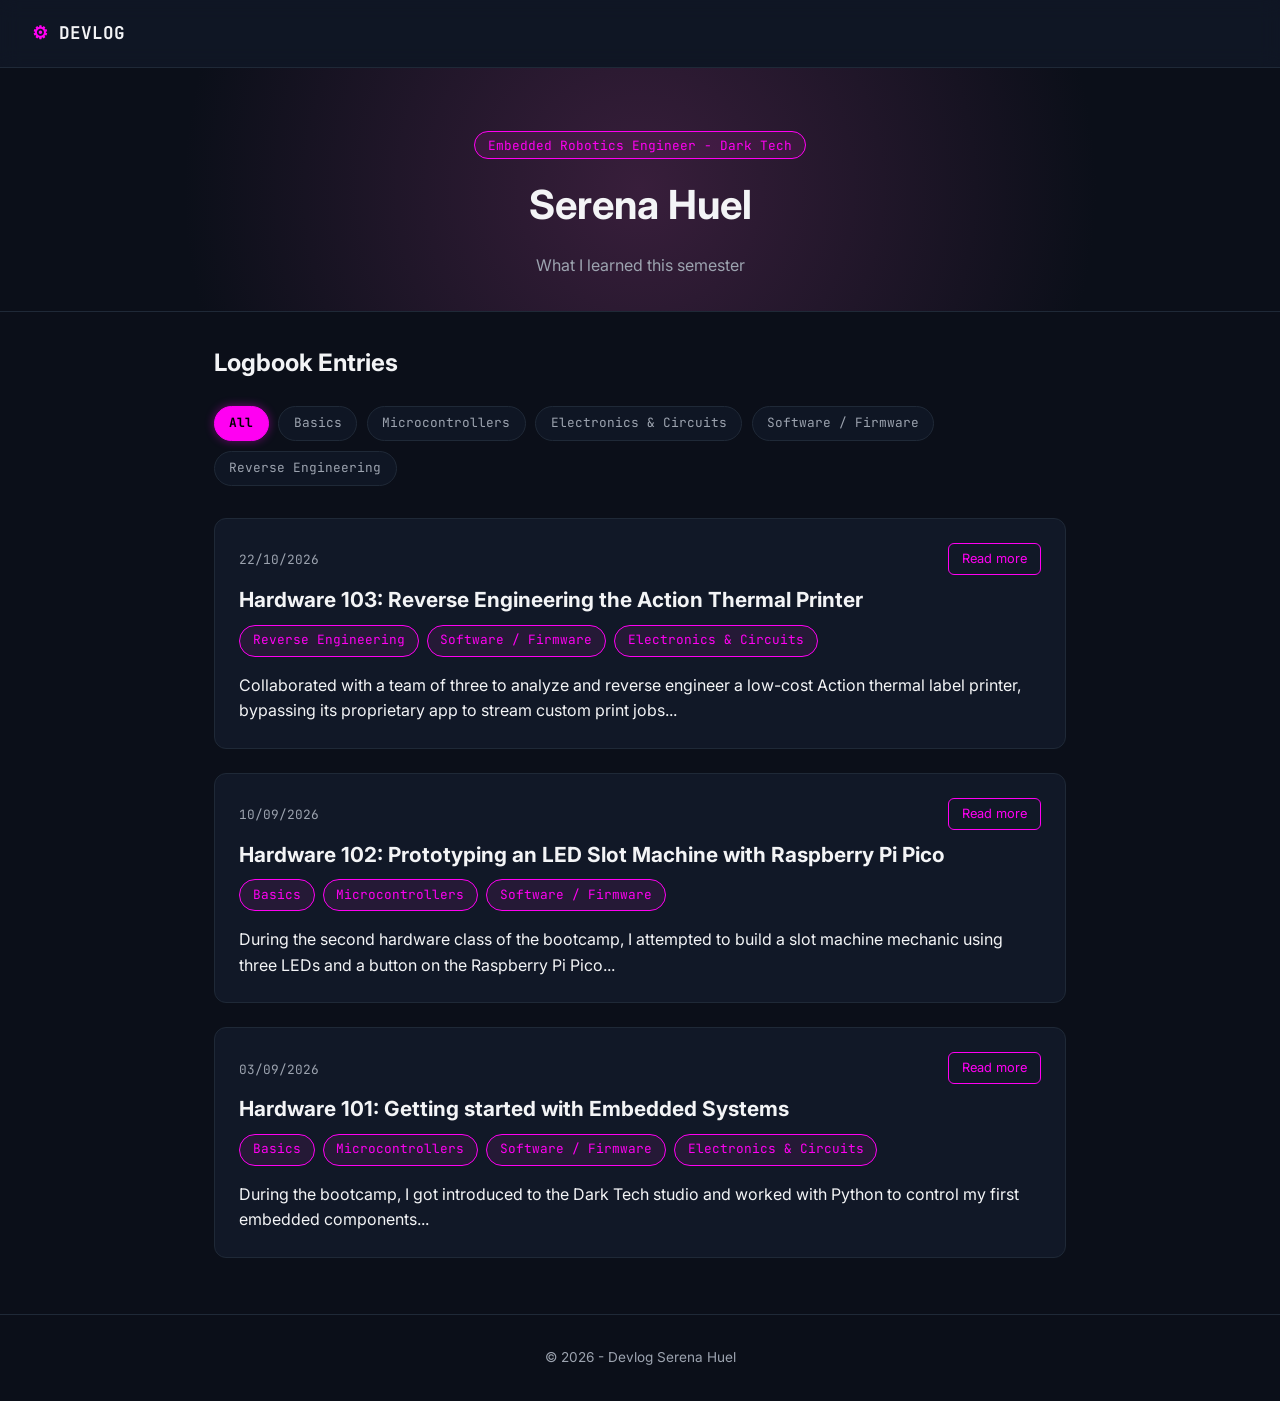
<file: index.html>
<!DOCTYPE html>
<html lang="en">
<head>
  <meta charset="UTF-8">
  <meta name="viewport" content="width=device-width, initial-scale=1.0">
  <title>Devlog | Home</title>
  <link rel="stylesheet" href="style.css">
  <link href="https://fonts.googleapis.com/css2?family=JetBrains+Mono:wght@400;700&family=Inter:wght@300;400;600&display=swap" rel="stylesheet">
</head>
<body>

  <nav class="navbar">
    <div class="logo">
      <span class="icon">&#9881;</span> DEVLOG
    </div>
    <ul class="nav-links">
    </ul>
  </nav>

  <header class="hero">
    <div class="hero-content">
      <span class="badge">Embedded Robotics Engineer - Dark Tech</span>
      <h1>Serena Huel</h1>
      <p>What I learned this semester</p>
    </div>
  </header>

  <main class="container">

    <section class="posts-section" id="posts">
        <h2>Logbook Entries</h2>

        <div class="filter-container">
            <span class="filter-tag active" data-filter="all">All</span>
            <span class="filter-tag" data-filter="basics">Basics</span>
            <span class="filter-tag" data-filter="microcontrollers">Microcontrollers</span>
            <span class="filter-tag" data-filter="electronics">Electronics & Circuits</span>
            <span class="filter-tag" data-filter="software">Software / Firmware</span>
            <span class="filter-tag" data-filter="reverse-engineering">Reverse Engineering</span>
        </div>

        <article class="card post-card" data-tags="reverse-engineering software electronics">
            <div class="post-header">
                <div>
                <span class="post-date">22/10/2026</span>
                </div>
                <a class="toggle-btn" href="hardware103.html">Read more</a>        
            </div>

            <h3 class="post-title">Hardware 103: Reverse Engineering the Action Thermal Printer</h3>

            <div class="post-tags">
                <span class="tag">Reverse Engineering</span>
                <span class="tag">Software / Firmware</span>
                <span class="tag">Electronics & Circuits</span>
            </div>

            <p class="post-excerpt">
                Collaborated with a team of three to analyze and reverse engineer a low-cost Action thermal label printer, bypassing its proprietary app to stream custom print jobs...
            </p>
        </article>

        <article class="card post-card" data-tags="basics microcontrollers software">
            <div class="post-header">
                <div>
                    <span class="post-date">10/09/2026</span>
                </div>
                <a class="toggle-btn" href="hardware102.html">Read more</a>        
            </div>
  
            <h3 class="post-title">Hardware 102: Prototyping an LED Slot Machine with Raspberry Pi Pico</h3>
  
            <div class="post-tags">
                <span class="tag">Basics</span>
                <span class="tag">Microcontrollers</span>
                <span class="tag">Software / Firmware</span>
            </div>

            <p class="post-excerpt">
                During the second hardware class of the bootcamp, I attempted to build a slot machine mechanic using three LEDs and a button on the Raspberry Pi Pico...
            </p>
        </article>

        <article class="card post-card" data-tags="basics microcontrollers software electronics">
            <div class="post-header">
                <div>
                    <span class="post-date">03/09/2026</span>
                </div>
                <a class="toggle-btn" href="hardware101.html">Read more</a>        
            </div>
        
            <h3 class="post-title">Hardware 101: Getting started with Embedded Systems</h3>
        
            <div class="post-tags">
                <span class="tag">Basics</span>
                <span class="tag">Microcontrollers</span>
                <span class="tag">Software / Firmware</span>
                <span class="tag">Electronics & Circuits</span>
            </div>

            <p class="post-excerpt">
                During the bootcamp, I got introduced to the Dark Tech studio and worked with Python to control my first embedded components...
            </p>
        </article>

    </section>
  </main>

  <footer>
    <p>&copy; 2026 - Devlog Serena Huel</p>
  </footer>

  <script src="script.js"></script>
</body>
</html>
</file>
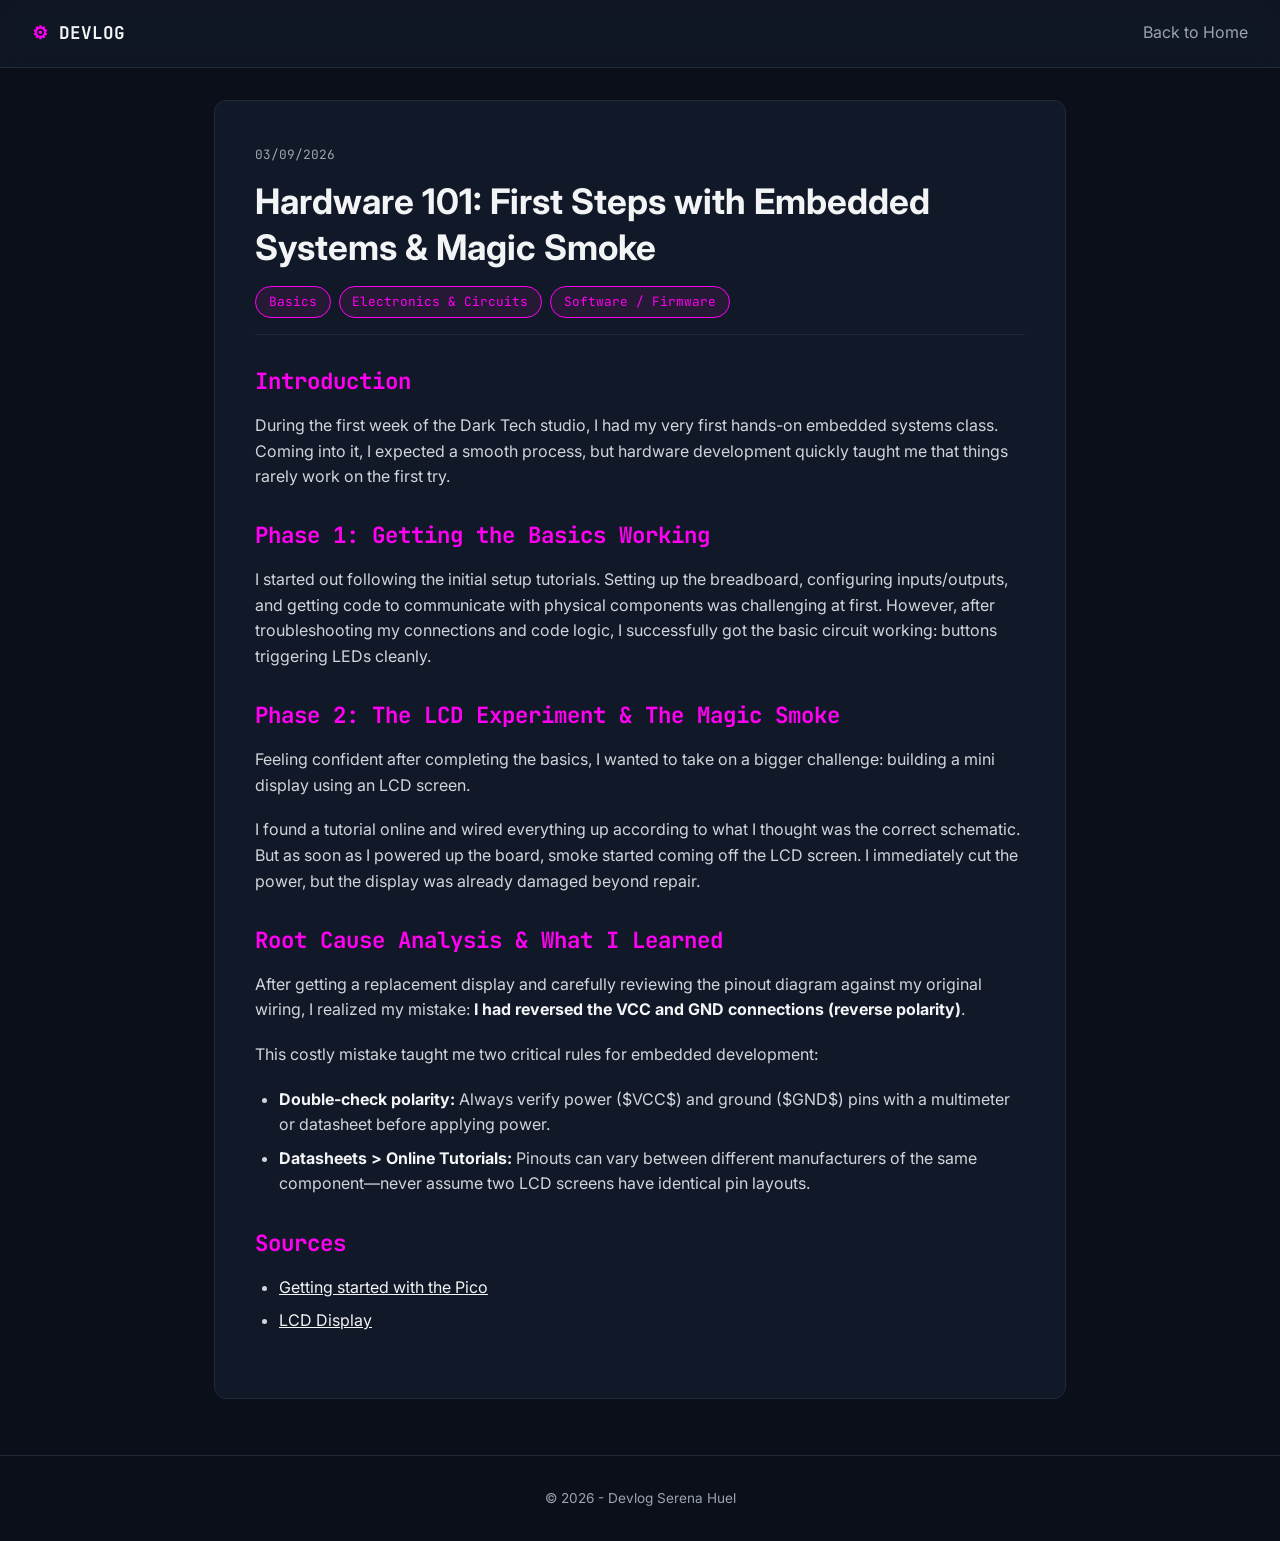
<file: hardware101.html>
<!DOCTYPE html>
<html lang="en">
<head>
  <meta charset="UTF-8">
  <meta name="viewport" content="width=device-width, initial-scale=1.0">
  <title>Hardware 101 | Devlog</title>
  <link rel="stylesheet" href="style.css">
  <link href="https://fonts.googleapis.com/css2?family=JetBrains+Mono:wght@400;700&family=Inter:wght@300;400;600&display=swap" rel="stylesheet">
</head>
<body>

  <nav class="navbar">
    <div class="logo">
      <a href="index.html" style="text-decoration: none; color: inherit;">
        <span class="icon">&#9881;</span> DEVLOG
      </a>
    </div>
    <ul class="nav-links">
      <li><a href="index.html">Back to Home</a></li>
    </ul>
  </nav>

  <main class="container">
    <article class="card article-detail">
      
      <header class="article-header">
        <span class="post-date">03/09/2026</span>
        <h1>Hardware 101: First Steps with Embedded Systems & Magic Smoke</h1>
        
        <div class="post-tags" style="margin-top: 1rem;">
          <span class="tag">Basics</span>
          <span class="tag">Electronics & Circuits</span>
          <span class="tag">Software / Firmware</span>
        </div>
      </header>

      <hr>

      <section class="article-content">
        <h2>Introduction</h2>
        <p>
          During the first week of the Dark Tech studio, I had my very first hands-on embedded systems class. Coming into it, I expected a smooth process, but hardware development quickly taught me that things rarely work on the first try.
        </p>

        <h2>Phase 1: Getting the Basics Working</h2>
        <p>
          I started out following the initial setup tutorials. Setting up the breadboard, configuring inputs/outputs, and getting code to communicate with physical components was challenging at first. However, after troubleshooting my connections and code logic, I successfully got the basic circuit working: buttons triggering LEDs cleanly.
        </p>

        <h2>Phase 2: The LCD Experiment & The Magic Smoke</h2>
        <p>
          Feeling confident after completing the basics, I wanted to take on a bigger challenge: building a mini display using an LCD screen. 
        </p>
        <p>
          I found a tutorial online and wired everything up according to what I thought was the correct schematic. But as soon as I powered up the board, smoke started coming off the LCD screen. I immediately cut the power, but the display was already damaged beyond repair.
        </p>

        <h2>Root Cause Analysis & What I Learned</h2>
        <p>
          After getting a replacement display and carefully reviewing the pinout diagram against my original wiring, I realized my mistake: <strong>I had reversed the VCC and GND connections (reverse polarity)</strong>. 
        </p>
        <p>
          This costly mistake taught me two critical rules for embedded development:
        </p>
        <ul>
          <li><strong>Double-check polarity:</strong> Always verify power ($VCC$) and ground ($GND$) pins with a multimeter or datasheet before applying power.</li>
          <li><strong>Datasheets > Online Tutorials:</strong> Pinouts can vary between different manufacturers of the same component—never assume two LCD screens have identical pin layouts.</li>
        </ul>

        <h2>Sources</h2>
          <ul>
            <li><a href=" https://projects.raspberrypi.org/en/projects/getting-started-with-the-pico">Getting started with the Pico</a></li>
            <li><a href=" https://randomnerdtutorials.com/raspberry-pi-pico-i2c-lcd-display-micropython/">LCD Display</a></li>
          </ul>
      </section>

    </article>
  </main>

  <footer>
    <p>&copy; 2026 - Devlog Serena Huel</p>
  </footer>

</body>
</html>
</file>
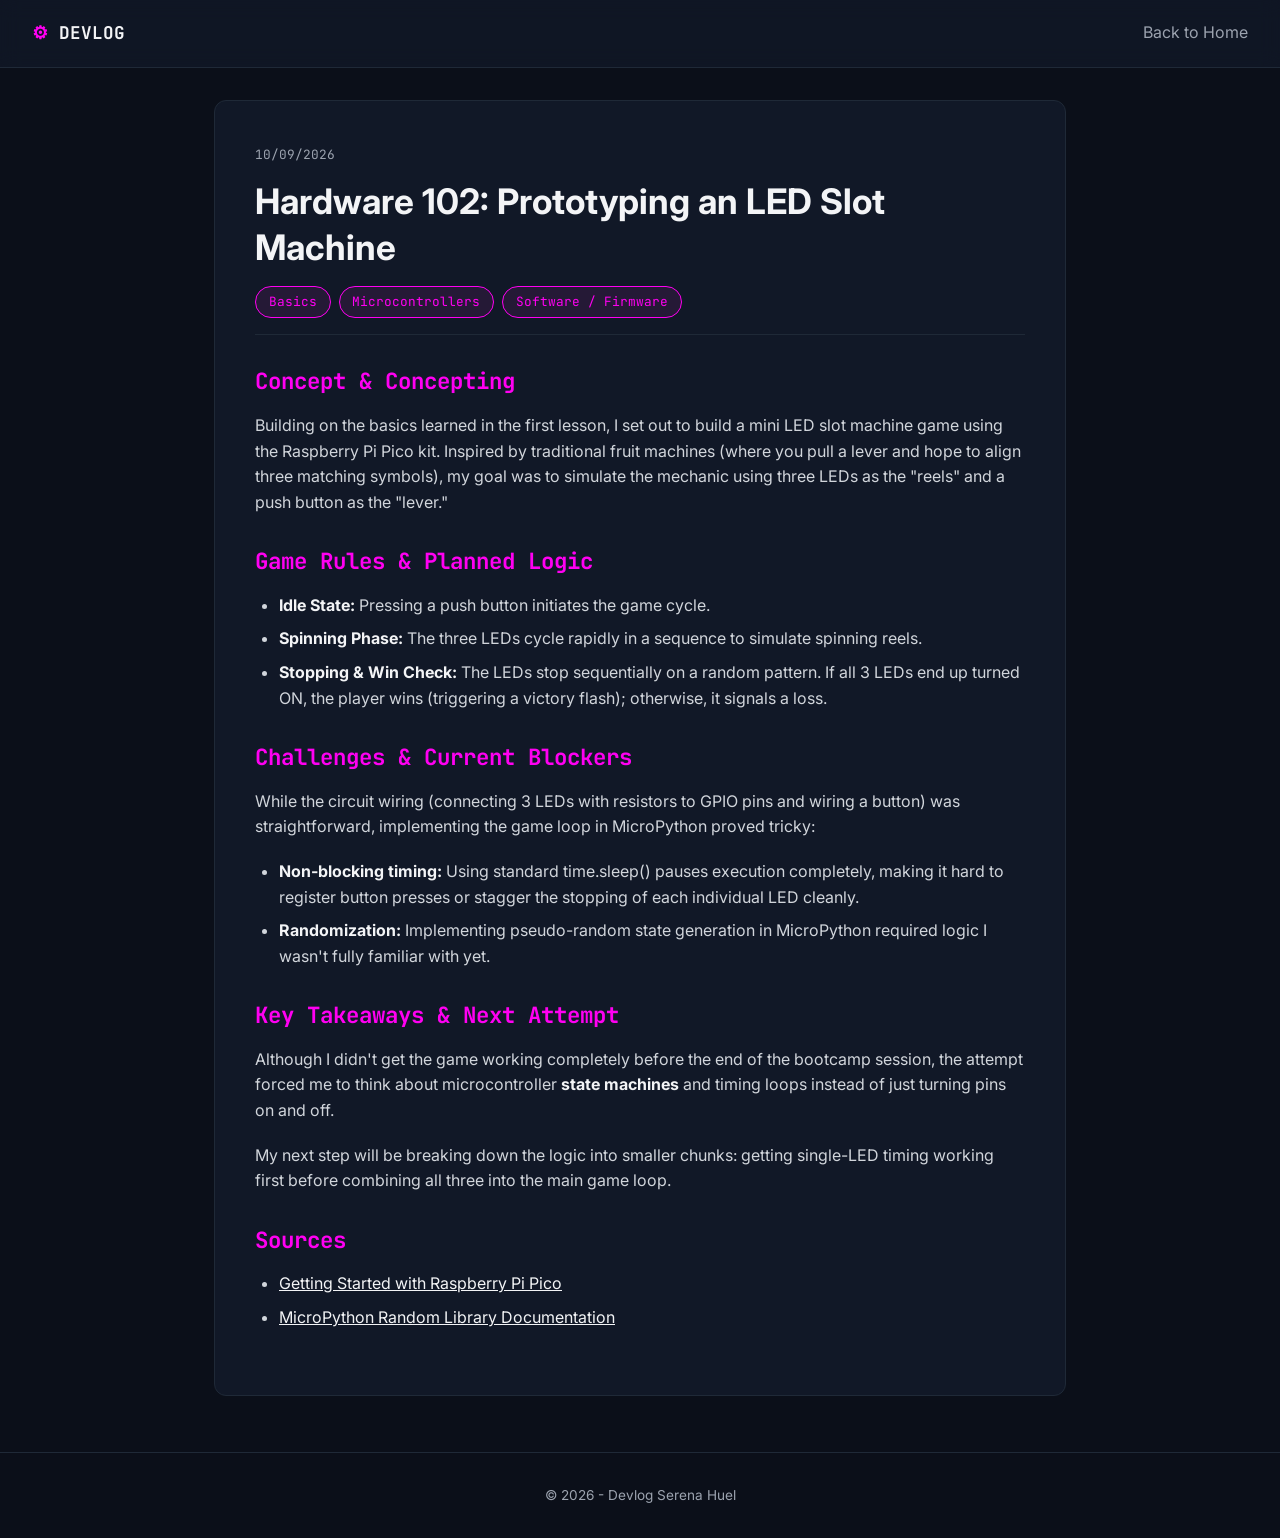
<file: hardware102.html>
<!DOCTYPE html>
<html lang="en">
<head>
  <meta charset="UTF-8">
  <meta name="viewport" content="width=device-width, initial-scale=1.0">
  <title>Hardware 102 | Devlog</title>
  <link rel="stylesheet" href="style.css">
  <link href="https://fonts.googleapis.com/css2?family=JetBrains+Mono:wght@400;700&family=Inter:wght@300;400;600&display=swap" rel="stylesheet">
</head>
<body>

  <nav class="navbar">
    <div class="logo">
      <a href="index.html" style="text-decoration: none; color: inherit;">
        <span class="icon">&#9881;</span> DEVLOG
      </a>
    </div>
    <ul class="nav-links">
      <li><a href="index.html">Back to Home</a></li>
    </ul>
  </nav>

  <main class="container">
    <article class="card article-detail">
      
      <header class="article-header">
        <span class="post-date">10/09/2026</span>
        <h1>Hardware 102: Prototyping an LED Slot Machine</h1>
        
        <div class="post-tags" style="margin-top: 1rem;">
          <span class="tag">Basics</span>
          <span class="tag">Microcontrollers</span>
          <span class="tag">Software / Firmware</span>
        </div>
      </header>

      <hr>

      <section class="article-content">
        <h2>Concept & Concepting</h2>
        <p>
          Building on the basics learned in the first lesson, I set out to build a mini LED slot machine game using the Raspberry Pi Pico kit. Inspired by traditional fruit machines (where you pull a lever and hope to align three matching symbols), my goal was to simulate the mechanic using three LEDs as the "reels" and a push button as the "lever."
        </p>

        <h2>Game Rules & Planned Logic</h2>
        <ul>
          <li><strong>Idle State:</strong> Pressing a push button initiates the game cycle.</li>
          <li><strong>Spinning Phase:</strong> The three LEDs cycle rapidly in a sequence to simulate spinning reels.</li>
          <li><strong>Stopping & Win Check:</strong> The LEDs stop sequentially on a random pattern. If all 3 LEDs end up turned ON, the player wins (triggering a victory flash); otherwise, it signals a loss.</li>
        </ul>

        <h2>Challenges & Current Blockers</h2>
        <p>
          While the circuit wiring (connecting 3 LEDs with resistors to GPIO pins and wiring a button) was straightforward, implementing the game loop in MicroPython proved tricky:
        </p>
        <ul>
          <li><strong>Non-blocking timing:</strong> Using standard time.sleep() pauses execution completely, making it hard to register button presses or stagger the stopping of each individual LED cleanly.</li>
          <li><strong>Randomization:</strong> Implementing pseudo-random state generation in MicroPython required logic I wasn't fully familiar with yet.</li>
        </ul>

        <h2>Key Takeaways & Next Attempt</h2>
        <p>
          Although I didn't get the game working completely before the end of the bootcamp session, the attempt forced me to think about microcontroller <strong>state machines</strong> and timing loops instead of just turning pins on and off.
        </p>
        <p>
          My next step will be breaking down the logic into smaller chunks: getting single-LED timing working first before combining all three into the main game loop.
        </p>

        <h2>Sources</h2>
        <ul>
          <li>
            <a href="https://projects.raspberrypi.org/en/projects/getting-started-with-the-pico" target="_blank" rel="noopener noreferrer">Getting Started with Raspberry Pi Pico</a>
          </li>
          <li>
            <a href="https://docs.micropython.org/en/latest/library/random.html" target="_blank" rel="noopener noreferrer">MicroPython Random Library Documentation</a>
          </li>
        </ul>
      </section>

    </article>
  </main>

  <footer>
    <p>&copy; 2026 - Devlog Serena Huel</p>
  </footer>

</body>
</html>
</file>
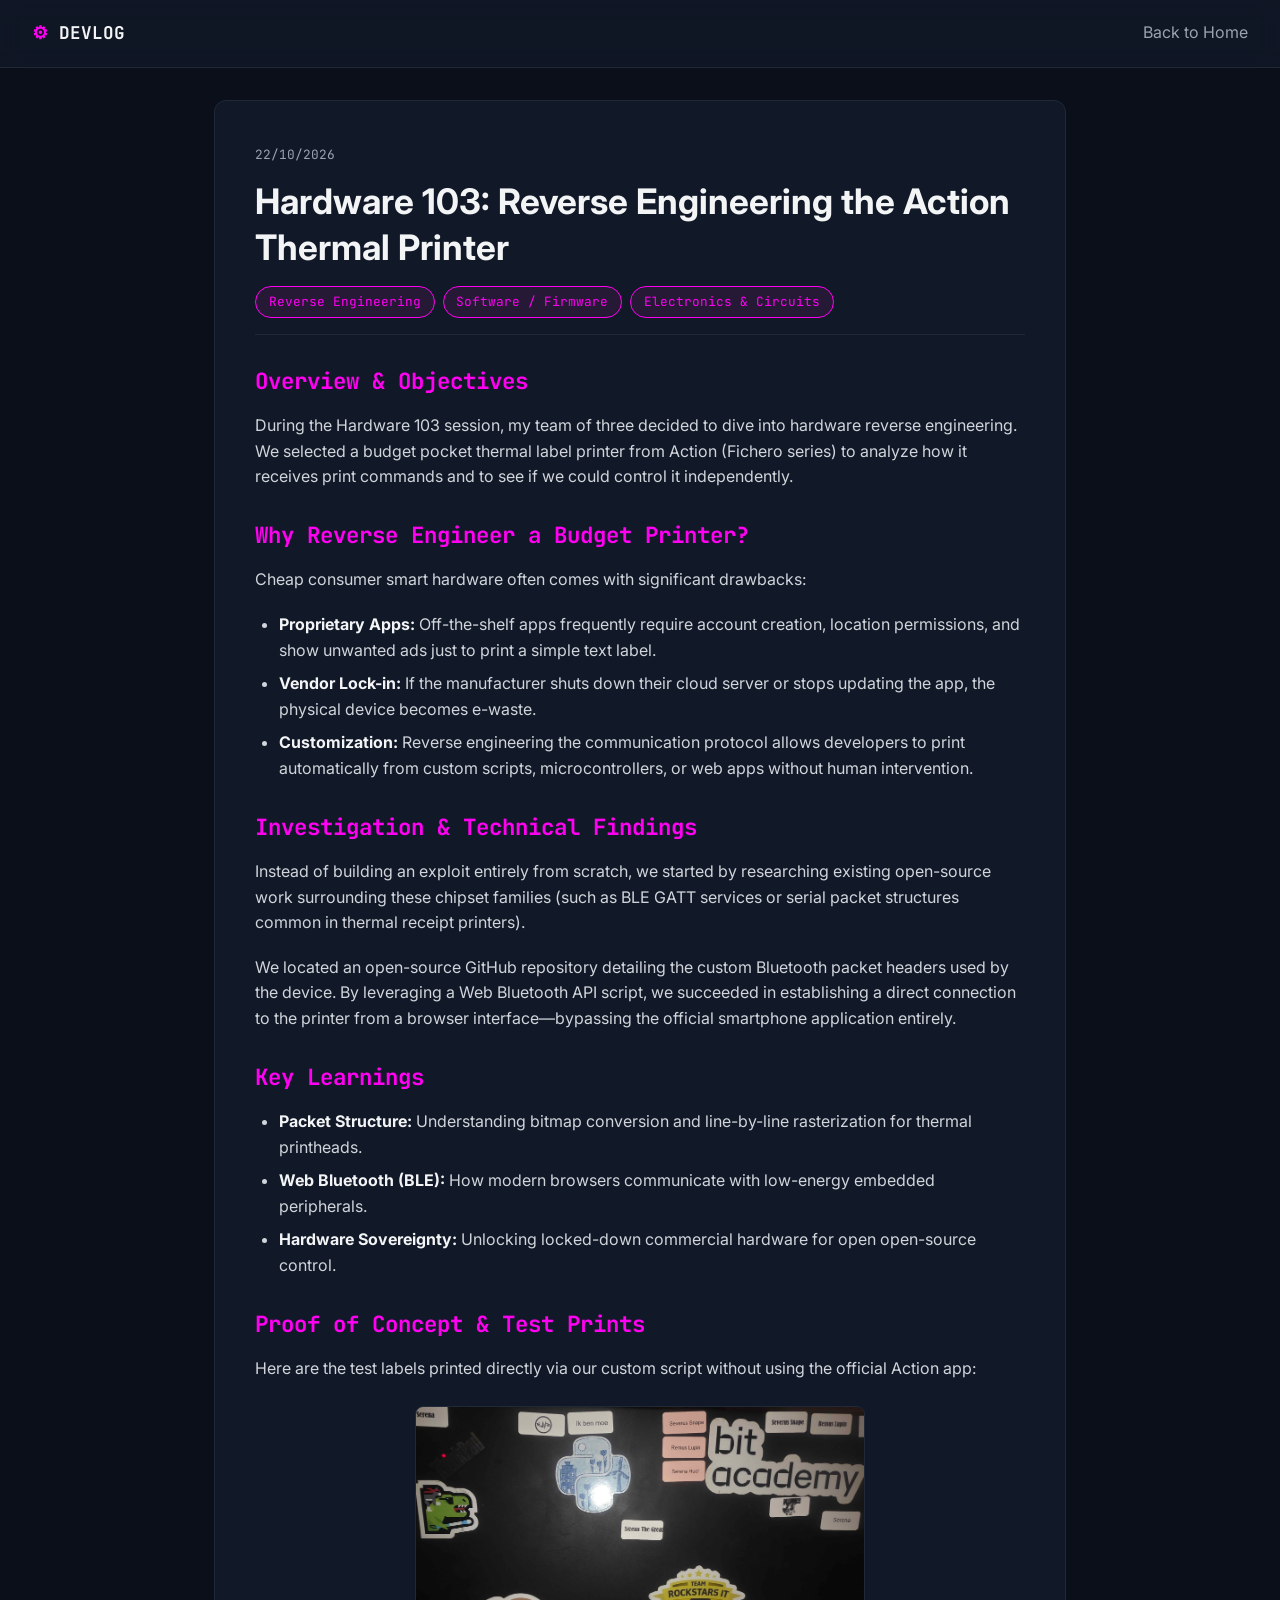
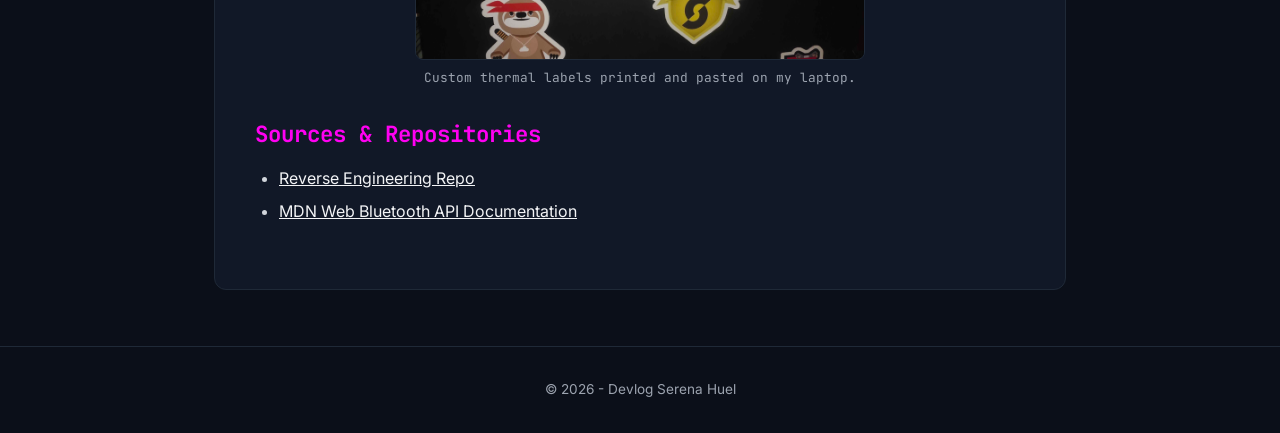
<file: hardware103.html>
<!DOCTYPE html>
<html lang="en">
<head>
  <meta charset="UTF-8">
  <meta name="viewport" content="width=device-width, initial-scale=1.0">
  <title>Hardware 103 | Devlog</title>
  <link rel="stylesheet" href="style.css">
  <link href="https://fonts.googleapis.com/css2?family=JetBrains+Mono:wght@400;700&family=Inter:wght@300;400;600&display=swap" rel="stylesheet">
</head>
<body>

  <nav class="navbar">
    <div class="logo">
      <a href="index.html" style="text-decoration: none; color: inherit;">
        <span class="icon">&#9881;</span> DEVLOG
      </a>
    </div>
    <ul class="nav-links">
      <li><a href="index.html">Back to Home</a></li>
    </ul>
  </nav>

  <main class="container">
    <article class="card article-detail">
      
      <header class="article-header">
        <span class="post-date">22/10/2026</span>
        <h1>Hardware 103: Reverse Engineering the Action Thermal Printer</h1>
        
        <div class="post-tags" style="margin-top: 1rem;">
          <span class="tag">Reverse Engineering</span>
          <span class="tag">Software / Firmware</span>
          <span class="tag">Electronics & Circuits</span>
        </div>
      </header>

      <hr>

      <section class="article-content">
        <h2>Overview & Objectives</h2>
        <p>
          During the Hardware 103 session, my team of three decided to dive into hardware reverse engineering. We selected a budget pocket thermal label printer from Action (Fichero series) to analyze how it receives print commands and to see if we could control it independently.
        </p>

        <h2>Why Reverse Engineer a Budget Printer?</h2>
        <p>
          Cheap consumer smart hardware often comes with significant drawbacks:
        </p>
        <ul>
          <li><strong>Proprietary Apps:</strong> Off-the-shelf apps frequently require account creation, location permissions, and show unwanted ads just to print a simple text label.</li>
          <li><strong>Vendor Lock-in:</strong> If the manufacturer shuts down their cloud server or stops updating the app, the physical device becomes e-waste.</li>
          <li><strong>Customization:</strong> Reverse engineering the communication protocol allows developers to print automatically from custom scripts, microcontrollers, or web apps without human intervention.</li>
        </ul>

        <h2>Investigation & Technical Findings</h2>
        <p>
          Instead of building an exploit entirely from scratch, we started by researching existing open-source work surrounding these chipset families (such as BLE GATT services or serial packet structures common in thermal receipt printers).
        </p>
        <p>
          We located an open-source GitHub repository detailing the custom Bluetooth packet headers used by the device. By leveraging a Web Bluetooth API script, we succeeded in establishing a direct connection to the printer from a browser interface—bypassing the official smartphone application entirely.
        </p>

        <h2>Key Learnings</h2>
        <ul>
          <li><strong>Packet Structure:</strong> Understanding bitmap conversion and line-by-line rasterization for thermal printheads.</li>
          <li><strong>Web Bluetooth (BLE):</strong> How modern browsers communicate with low-energy embedded peripherals.</li>
          <li><strong>Hardware Sovereignty:</strong> Unlocking locked-down commercial hardware for open open-source control.</li>
        </ul>

        <h2>Proof of Concept & Test Prints</h2>
        <p>
            Here are the test labels printed directly via our custom script without using the official Action app:
        </p>

        <div class="article-image-container">
            <img src="images/printed-labels.jpg" alt="Thermal printer test stickers pasted on laptop" class="article-img">
            <span class="img-caption">Custom thermal labels printed and pasted on my laptop.</span>
        </div>

        <h2>Sources & Repositories</h2>
        <ul>
          <li>
            <a href="https://github.com/0xMH/fichero-printer" target="_blank" rel="noopener noreferrer">Reverse Engineering Repo</a>
          </li>
          <li>
            <a href="https://developer.mozilla.org/en-US/docs/Web/API/Web_Bluetooth_API" target="_blank" rel="noopener noreferrer">MDN Web Bluetooth API Documentation</a>
          </li>
        </ul>
      </section>

    </article>
  </main>

  <footer>
    <p>&copy; 2026 - Devlog Serena Huel</p>
  </footer>

</body>
</html>
</file>
<file: style.css>
:root {
  --bg-color: #0b0f19;
  --card-bg: #111827;
  --border-color: #1f2937;
  --text-main: #f3f4f6;
  --text-muted: #9ca3af;
  --accent: #ff00f2;
  --accent-hover: #d700a1;
  --code-bg: #05070c;
  --font-main: 'Inter', sans-serif;
  --font-mono: 'JetBrains Mono', monospace;
}

* {
  box-sizing: border-box;
  margin: 0;
  padding: 0;
}

body {
  background-color: var(--bg-color);
  color: var(--text-main);
  font-family: var(--font-main);
  line-height: 1.6;
}

.navbar {
  display: flex;
  justify-content: space-between;
  align-items: center;
  padding: 1.2rem 2rem;
  background-color: rgba(17, 24, 39, 0.8);
  backdrop-filter: blur(10px);
  border-bottom: 1px solid var(--border-color);
  position: sticky;
  top: 0;
  z-index: 100;
}

.logo {
  font-family: var(--font-mono);
  font-weight: 700;
  font-size: 1.1rem;
}

.icon {
  color: var(--accent);
}

.highlight {
  color: var(--accent);
}

.nav-links {
  display: flex;
  list-style: none;
  gap: 1.5rem;
}

.nav-links a {
  color: var(--text-muted);
  text-decoration: none;
  transition: color 0.3s;
}

.nav-links a:hover {
  color: var(--accent);
}

.hero {
  padding: 4rem 2rem 2rem;
  text-align: center;
  border-bottom: 1px solid var(--border-color);
  background: radial-gradient(circle at center, #381e3b 0%, var(--bg-color) 70%);
}

.badge {
  background: rgba(212, 36, 188, 0.1);
  color: var(--accent);
  padding: 0.3rem 0.8rem;
  border-radius: 20px;
  font-size: 0.8rem;
  font-family: var(--font-mono);
  border: 1px solid var(--accent);
}

.hero h1 {
  font-size: 2.5rem;
  margin: 1rem 0;
}

.hero p {
  color: var(--text-muted);
  max-width: 600px;
  margin: 0 auto;
}

.container {
  display: grid;
  grid-template-columns: 1fr;
  max-width: 900px;
  margin: 2rem auto;
  padding: 0 1.5rem;
}

/* --- FILTER BAR STYLES --- */
.filter-container {
  display: flex;
  flex-wrap: wrap;
  gap: 0.6rem;
  margin: 1.5rem 0 2rem 0;
}

.filter-tag {
  background: rgba(17, 24, 39, 0.8);
  color: var(--text-muted);
  padding: 0.4rem 0.9rem;
  border-radius: 20px;
  font-size: 0.8rem;
  font-family: var(--font-mono);
  border: 1px solid var(--border-color);
  cursor: pointer;
  transition: all 0.25s ease;
  user-select: none;
}

.filter-tag:hover {
  border-color: var(--accent);
  color: var(--accent);
}

.filter-tag.active {
  background: var(--accent);
  color: #000;
  font-weight: 700;
  border-color: var(--accent);
  box-shadow: 0 0 10px rgba(255, 0, 242, 0.4);
}

/* --- CARDS & POSTS --- */
.card {
  background-color: var(--card-bg);
  border: 1px solid var(--border-color);
  border-radius: 12px;
  padding: 1.5rem;
  margin-bottom: 1.5rem;
  transition: opacity 0.3s ease, transform 0.3s ease, box-shadow 0.3s ease;
}

.card:hover {
  box-shadow: 0 0 3px 0 rgba(255, 0, 242, 1), 0 4px 6px 0 rgba(255, 0, 242, 1);
}

.post-header {
  display: flex;
  justify-content: space-between;
  align-items: center;
  margin-bottom: 0.5rem;
}

.post-date {
  font-size: 0.8rem;
  color: var(--text-muted);
  font-family: var(--font-mono);
}

.post-title {
  font-size: 1.3rem;
  margin-bottom: 0.5rem;
}

.toggle-btn {
  background: transparent;
  border: 1px solid var(--accent);
  color: var(--accent);
  padding: 0.3rem 0.8rem;
  border-radius: 6px;
  cursor: pointer;
  font-size: 0.8rem;
  transition: 0.2s;
  text-decoration: none;
}

.toggle-btn:hover {
  background: var(--accent);
  color: #000;
}

.post-tags {
  display: flex;
  flex-wrap: wrap;
  gap: 0.5rem;
  margin: 0.5rem 0 1rem 0;
}

.tag {
  background: rgba(212, 36, 188, 0.1);
  color: var(--accent);
  padding: 0.3rem 0.8rem;
  border-radius: 20px;
  font-size: 0.8rem;
  font-family: var(--font-mono);
  border: 1px solid var(--accent);
}

hr {
  border: 0;
  height: 1px;
  background: var(--border-color);
  margin: 1rem 0;
}

/* --- ARTICLE DETAIL PAGE STYLES --- */
.article-detail {
  padding: 2.5rem;
}

.article-header h1 {
  font-size: 2.2rem;
  margin: 0.8rem 0;
  line-height: 1.3;
}

.article-content {
  margin-top: 1.5rem;
}

.article-content h2 {
  font-size: 1.4rem;
  color: var(--accent);
  margin: 1.8rem 0 0.8rem 0;
  font-family: var(--font-mono);
}

.article-content p {
  margin-bottom: 1.2rem;
  color: #d1d5db;
}

.article-content ul {
  margin: 0.8rem 0 1.5rem 1.5rem;
  color: #d1d5db;
}

.article-content li {
  margin-bottom: 0.5rem;
}

.article-content strong {
  color: var(--text-main);
}

.article-content a {
  color: var(--text-main); /* or #ffffff */
  text-decoration: underline;
  transition: color 0.2s ease;
}

.article-content a:hover {
  color: var(--accent);
}

.article-image-container {
  margin: 1.5rem 0;
  text-align: center;
}

.article-img {
  width: 100%;
  max-width: 450px; /* Limits maximum display size */
  height: auto;      /* Keeps correct aspect ratio */
  border-radius: 8px;
  border: 1px solid var(--border-color);
  display: block;
  margin: 0 auto;    /* Centers image horizontally */
}

.img-caption {
  display: block;
  font-size: 0.8rem;
  color: var(--text-muted);
  font-family: var(--font-mono);
  margin-top: 0.5rem;
}

.card-thumbnail {
  margin: 0.8rem 0;
  max-height: 200px;
  overflow: hidden;
  border-radius: 6px;
  border: 1px solid var(--border-color);
}

.card-thumbnail img {
  width: 100%;
  height: 100%;
  object-fit: cover;
}

footer {
  text-align: center;
  padding: 2rem;
  border-top: 1px solid var(--border-color);
  color: var(--text-muted);
  font-size: 0.85rem;
}
</file>
